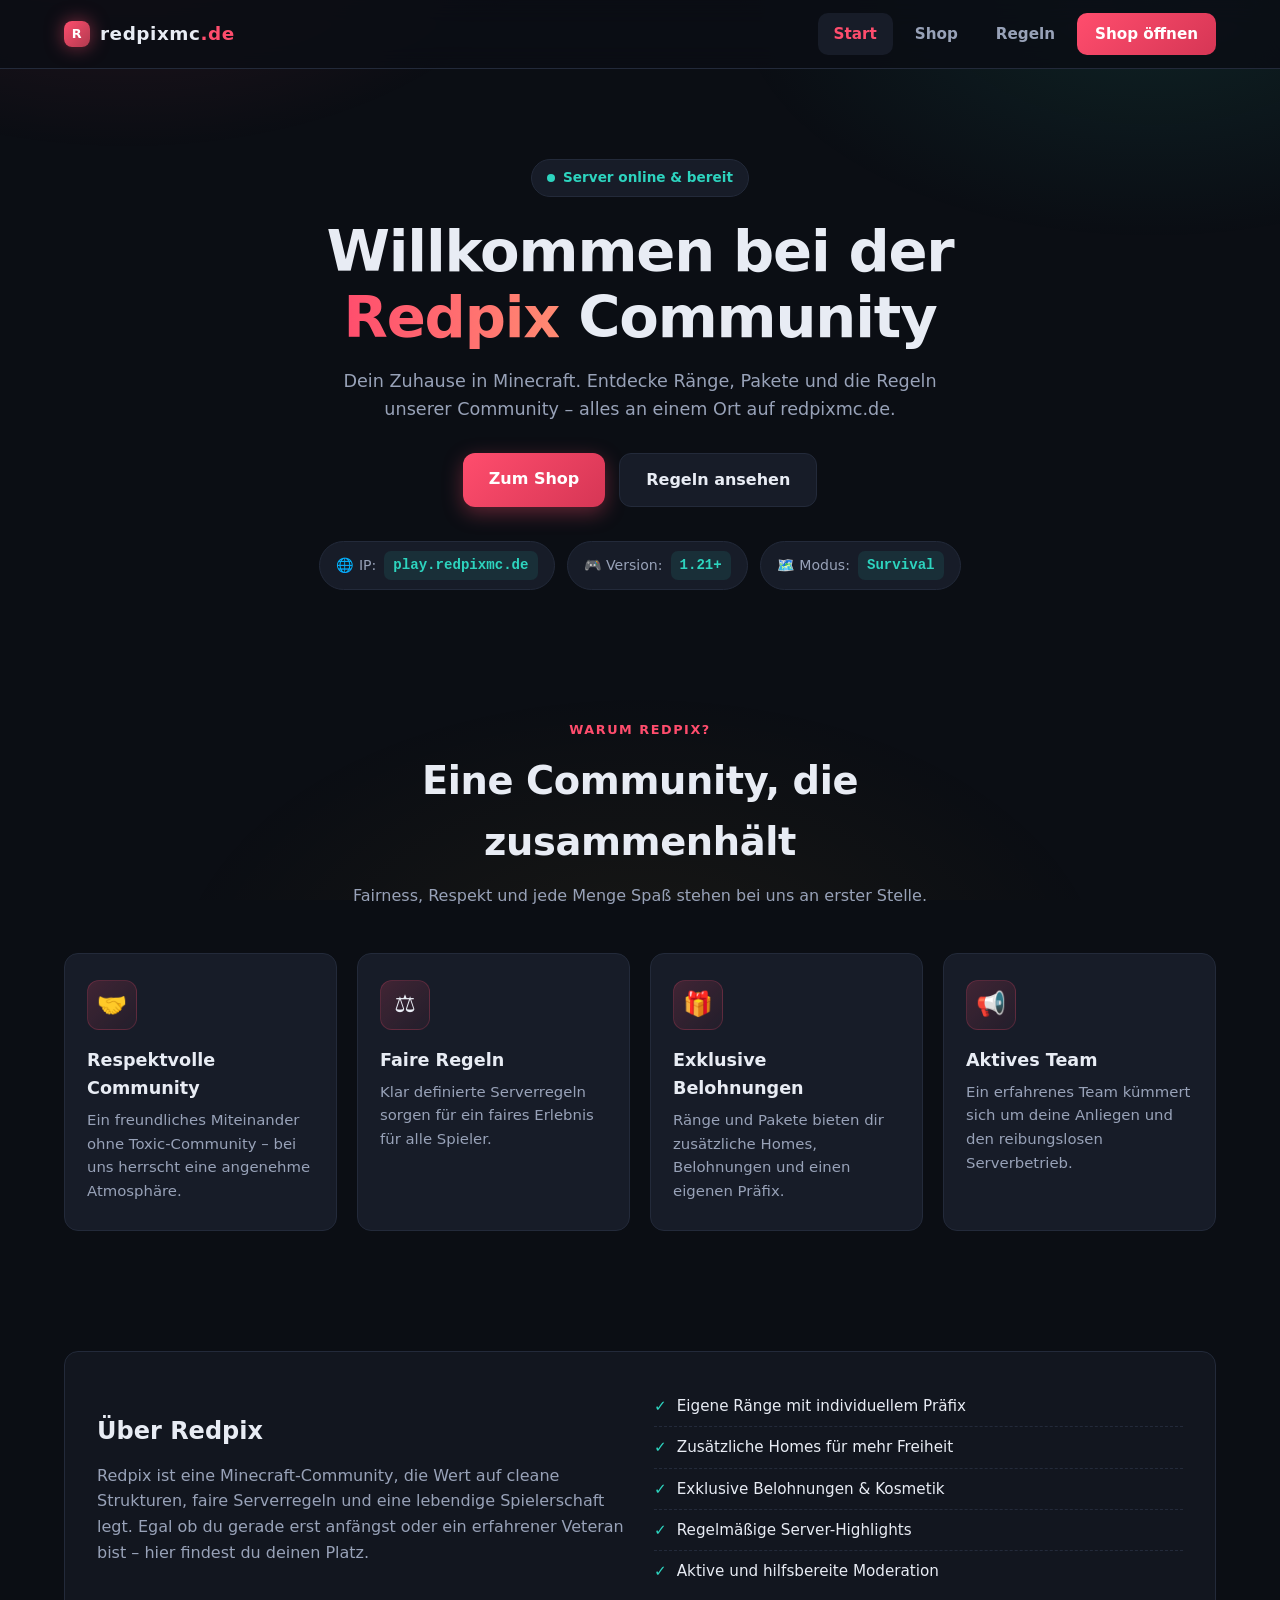
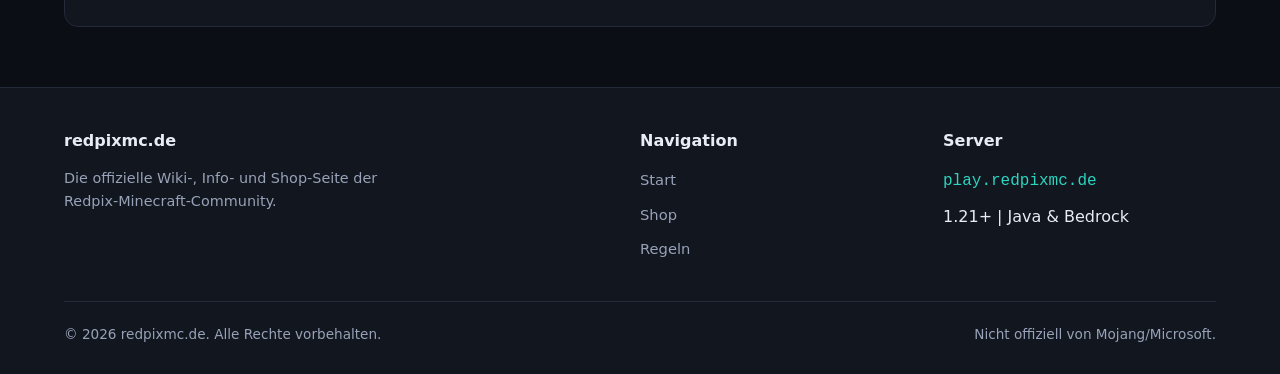
<file: index.html>
<!DOCTYPE html>
<html lang="de">
<head>
  <meta charset="UTF-8">
  <meta name="viewport" content="width=device-width, initial-scale=1.0">
  <title>redpixmc.de – Die Redpix Minecraft Community</title>
  <meta name="description" content="redpixmc.de – Die offizielle Wiki-, Shop- und Info-Seite der Redpix-Minecraft-Community. Entdecke Ränge, Pakete und Serverregeln.">
  <link rel="stylesheet" href="assets/css/style.css">
  <link rel="icon" href="data:image/svg+xml,<svg xmlns='http://www.w3.org/2000/svg' viewBox='0 0 100 100'><rect width='100' height='100' rx='22' fill='%23ff4d6d'/><text x='50' y='70' font-size='60' text-anchor='middle' fill='white' font-family='Arial' font-weight='bold'>R</text></svg>">
</head>
<body>
  <header class="nav" id="nav-bar"></header>

  <main>
    <section class="hero">
      <div class="container">
        <span class="hero-eyebrow"><span class="pulse"></span> Server online &amp; bereit</span>
        <h1>Willkommen bei der<br><span class="grad">Redpix</span> Community</h1>
        <p class="lead">Dein Zuhause in Minecraft. Entdecke Ränge, Pakete und die Regeln unserer Community – alles an einem Ort auf redpixmc.de.</p>
        <div class="hero-actions">
          <a class="btn btn-primary" href="shop.html">Zum Shop</a>
          <a class="btn btn-secondary" href="regeln.html">Regeln ansehen</a>
        </div>
        <div class="hero-meta">
          <span class="meta-chip">🌐 IP: <span class="key">play.redpixmc.de</span></span>
          <span class="meta-chip">🎮 Version: <span class="key">1.21+</span></span>
          <span class="meta-chip">🗺️ Modus: <span class="key">Survival</span></span>
        </div>
      </div>
    </section>

    <section class="section">
      <div class="container">
        <div class="section-head">
          <div class="tag">Warum Redpix?</div>
          <h2>Eine Community, die zusammenhält</h2>
          <p>Fairness, Respekt und jede Menge Spaß stehen bei uns an erster Stelle.</p>
        </div>
        <div class="features">
          <div class="feature">
            <div class="icon">🤝</div>
            <h3>Respektvolle Community</h3>
            <p>Ein freundliches Miteinander ohne Toxic-Community – bei uns herrscht eine angenehme Atmosphäre.</p>
          </div>
          <div class="feature">
            <div class="icon">⚖️</div>
            <h3>Faire Regeln</h3>
            <p>Klar definierte Serverregeln sorgen für ein faires Erlebnis für alle Spieler.</p>
          </div>
          <div class="feature">
            <div class="icon">🎁</div>
            <h3>Exklusive Belohnungen</h3>
            <p>Ränge und Pakete bieten dir zusätzliche Homes, Belohnungen und einen eigenen Präfix.</p>
          </div>
          <div class="feature">
            <div class="icon">📢</div>
            <h3>Aktives Team</h3>
            <p>Ein erfahrenes Team kümmert sich um deine Anliegen und den reibungslosen Serverbetrieb.</p>
          </div>
        </div>
      </div>
    </section>

    <section class="section">
      <div class="container">
        <div class="info-about">
          <div>
            <h2>Über Redpix</h2>
            <p>Redpix ist eine Minecraft-Community, die Wert auf cleane Strukturen, faire Serverregeln und eine lebendige Spielerschaft legt. Egal ob du gerade erst anfängst oder ein erfahrener Veteran bist – hier findest du deinen Platz.</p>
          </div>
          <ul>
            <li><span class="tick">✓</span> Eigene Ränge mit individuellem Präfix</li>
            <li><span class="tick">✓</span> Zusätzliche Homes für mehr Freiheit</li>
            <li><span class="tick">✓</span> Exklusive Belohnungen &amp; Kosmetik</li>
            <li><span class="tick">✓</span> Regelmäßige Server-Highlights</li>
            <li><span class="tick">✓</span> Aktive und hilfsbereite Moderation</li>
          </ul>
        </div>
      </div>
    </section>
  </main>

  <footer class="footer" id="site-footer"></footer>

  <script src="assets/js/main.js"></script>
</body>
</html>
</file>
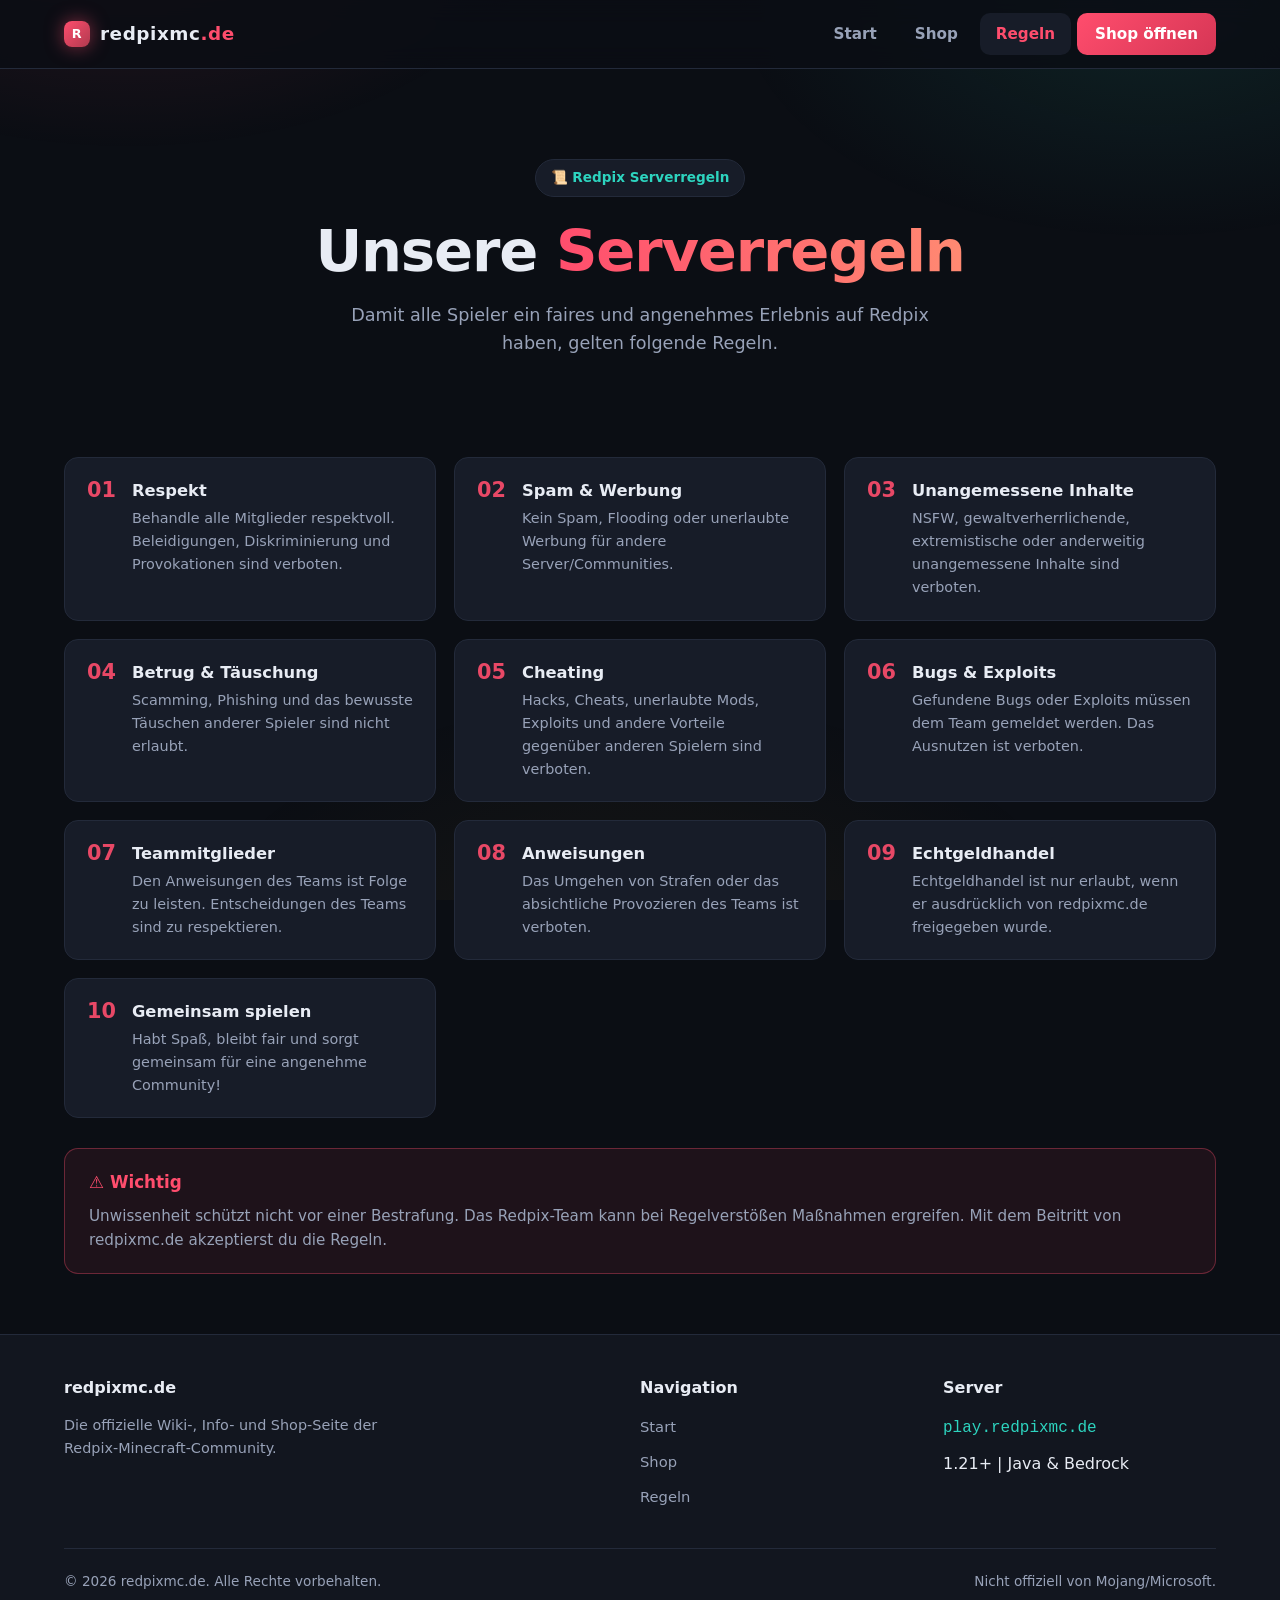
<file: regeln.html>
<!DOCTYPE html>
<html lang="de">
<head>
  <meta charset="UTF-8">
  <meta name="viewport" content="width=device-width, initial-scale=1.0">
  <title>Serverregeln – redpixmc.de</title>
  <meta name="description" content="Die offiziellen Serverregeln der Redpix-Minecraft-Community. Lies die Regeln, bevor du redpixmc.de betrittst.">
  <link rel="stylesheet" href="assets/css/style.css">
  <link rel="icon" href="data:image/svg+xml,<svg xmlns='http://www.w3.org/2000/svg' viewBox='0 0 100 100'><rect width='100' height='100' rx='22' fill='%23ff4d6d'/><text x='50' y='70' font-size='60' text-anchor='middle' fill='white' font-family='Arial' font-weight='bold'>R</text></svg>">
</head>
<body>
  <header class="nav" id="nav-bar"></header>

  <main>
    <section class="hero">
      <div class="container">
        <span class="hero-eyebrow">📜 Redpix Serverregeln</span>
        <h1>Unsere <span class="grad">Serverregeln</span></h1>
        <p class="lead">Damit alle Spieler ein faires und angenehmes Erlebnis auf Redpix haben, gelten folgende Regeln.</p>
      </div>
    </section>

    <section class="section" style="padding-top:0">
      <div class="container">
        <div class="rules-grid">
          <div class="rule">
            <div class="rnum">01</div>
            <div>
              <h3>Respekt</h3>
              <p>Behandle alle Mitglieder respektvoll. Beleidigungen, Diskriminierung und Provokationen sind verboten.</p>
            </div>
          </div>

          <div class="rule">
            <div class="rnum">02</div>
            <div>
              <h3>Spam &amp; Werbung</h3>
              <p>Kein Spam, Flooding oder unerlaubte Werbung für andere Server/Communities.</p>
            </div>
          </div>

          <div class="rule">
            <div class="rnum">03</div>
            <div>
              <h3>Unangemessene Inhalte</h3>
              <p>NSFW, gewaltverherrlichende, extremistische oder anderweitig unangemessene Inhalte sind verboten.</p>
            </div>
          </div>

          <div class="rule">
            <div class="rnum">04</div>
            <div>
              <h3>Betrug &amp; Täuschung</h3>
              <p>Scamming, Phishing und das bewusste Täuschen anderer Spieler sind nicht erlaubt.</p>
            </div>
          </div>

          <div class="rule">
            <div class="rnum">05</div>
            <div>
              <h3>Cheating</h3>
              <p>Hacks, Cheats, unerlaubte Mods, Exploits und andere Vorteile gegenüber anderen Spielern sind verboten.</p>
            </div>
          </div>

          <div class="rule">
            <div class="rnum">06</div>
            <div>
              <h3>Bugs &amp; Exploits</h3>
              <p>Gefundene Bugs oder Exploits müssen dem Team gemeldet werden. Das Ausnutzen ist verboten.</p>
            </div>
          </div>

          <div class="rule">
            <div class="rnum">07</div>
            <div>
              <h3>Teammitglieder</h3>
              <p>Den Anweisungen des Teams ist Folge zu leisten. Entscheidungen des Teams sind zu respektieren.</p>
            </div>
          </div>

          <div class="rule">
            <div class="rnum">08</div>
            <div>
              <h3>Anweisungen</h3>
              <p>Das Umgehen von Strafen oder das absichtliche Provozieren des Teams ist verboten.</p>
            </div>
          </div>

          <div class="rule">
            <div class="rnum">09</div>
            <div>
              <h3>Echtgeldhandel</h3>
              <p>Echtgeldhandel ist nur erlaubt, wenn er ausdrücklich von redpixmc.de freigegeben wurde.</p>
            </div>
          </div>

          <div class="rule">
            <div class="rnum">10</div>
            <div>
              <h3>Gemeinsam spielen</h3>
              <p>Habt Spaß, bleibt fair und sorgt gemeinsam für eine angenehme Community!</p>
            </div>
          </div>
        </div>

        <div class="rule-warning">
          <h3>⚠️ Wichtig</h3>
          <p>Unwissenheit schützt nicht vor einer Bestrafung. Das Redpix-Team kann bei Regelverstößen Maßnahmen ergreifen. Mit dem Beitritt von redpixmc.de akzeptierst du die Regeln.</p>
        </div>
      </div>
    </section>
  </main>

  <footer class="footer" id="site-footer"></footer>

  <script src="assets/js/main.js"></script>
</body>
</html>
</file>
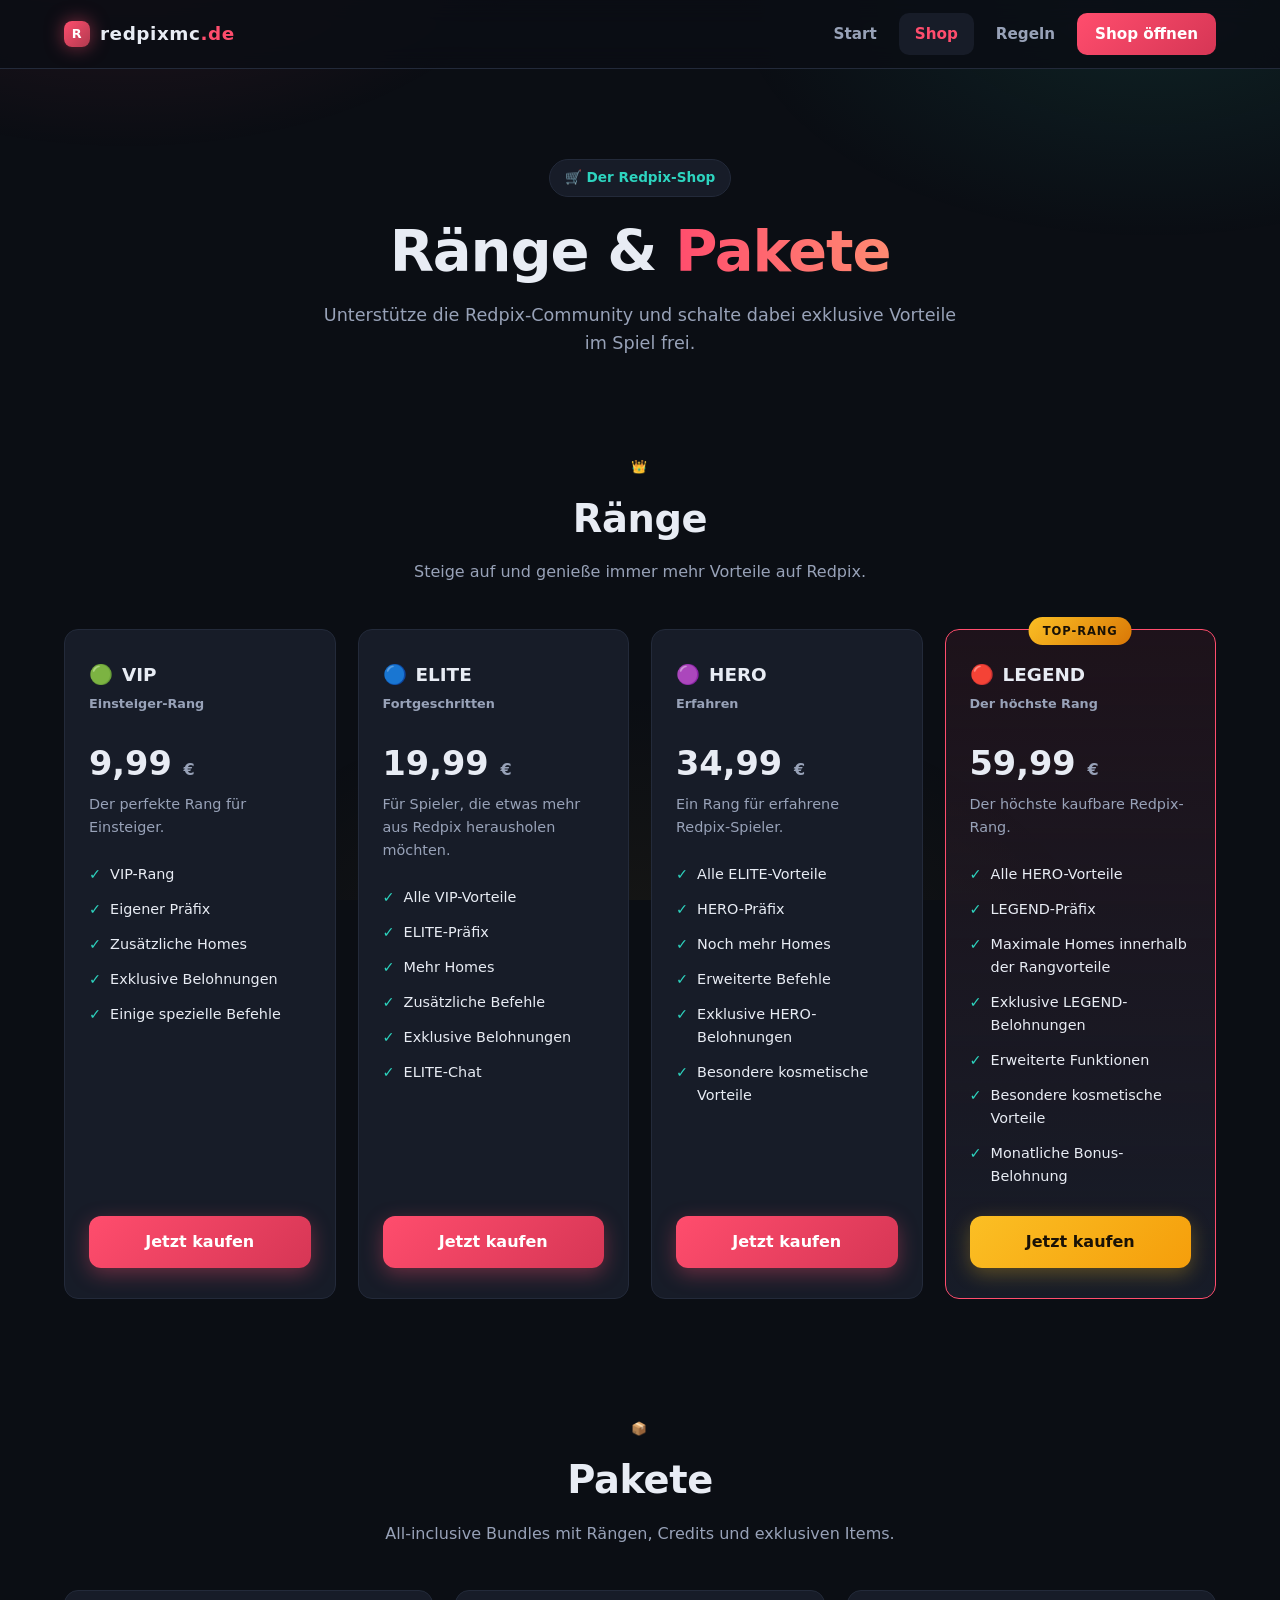
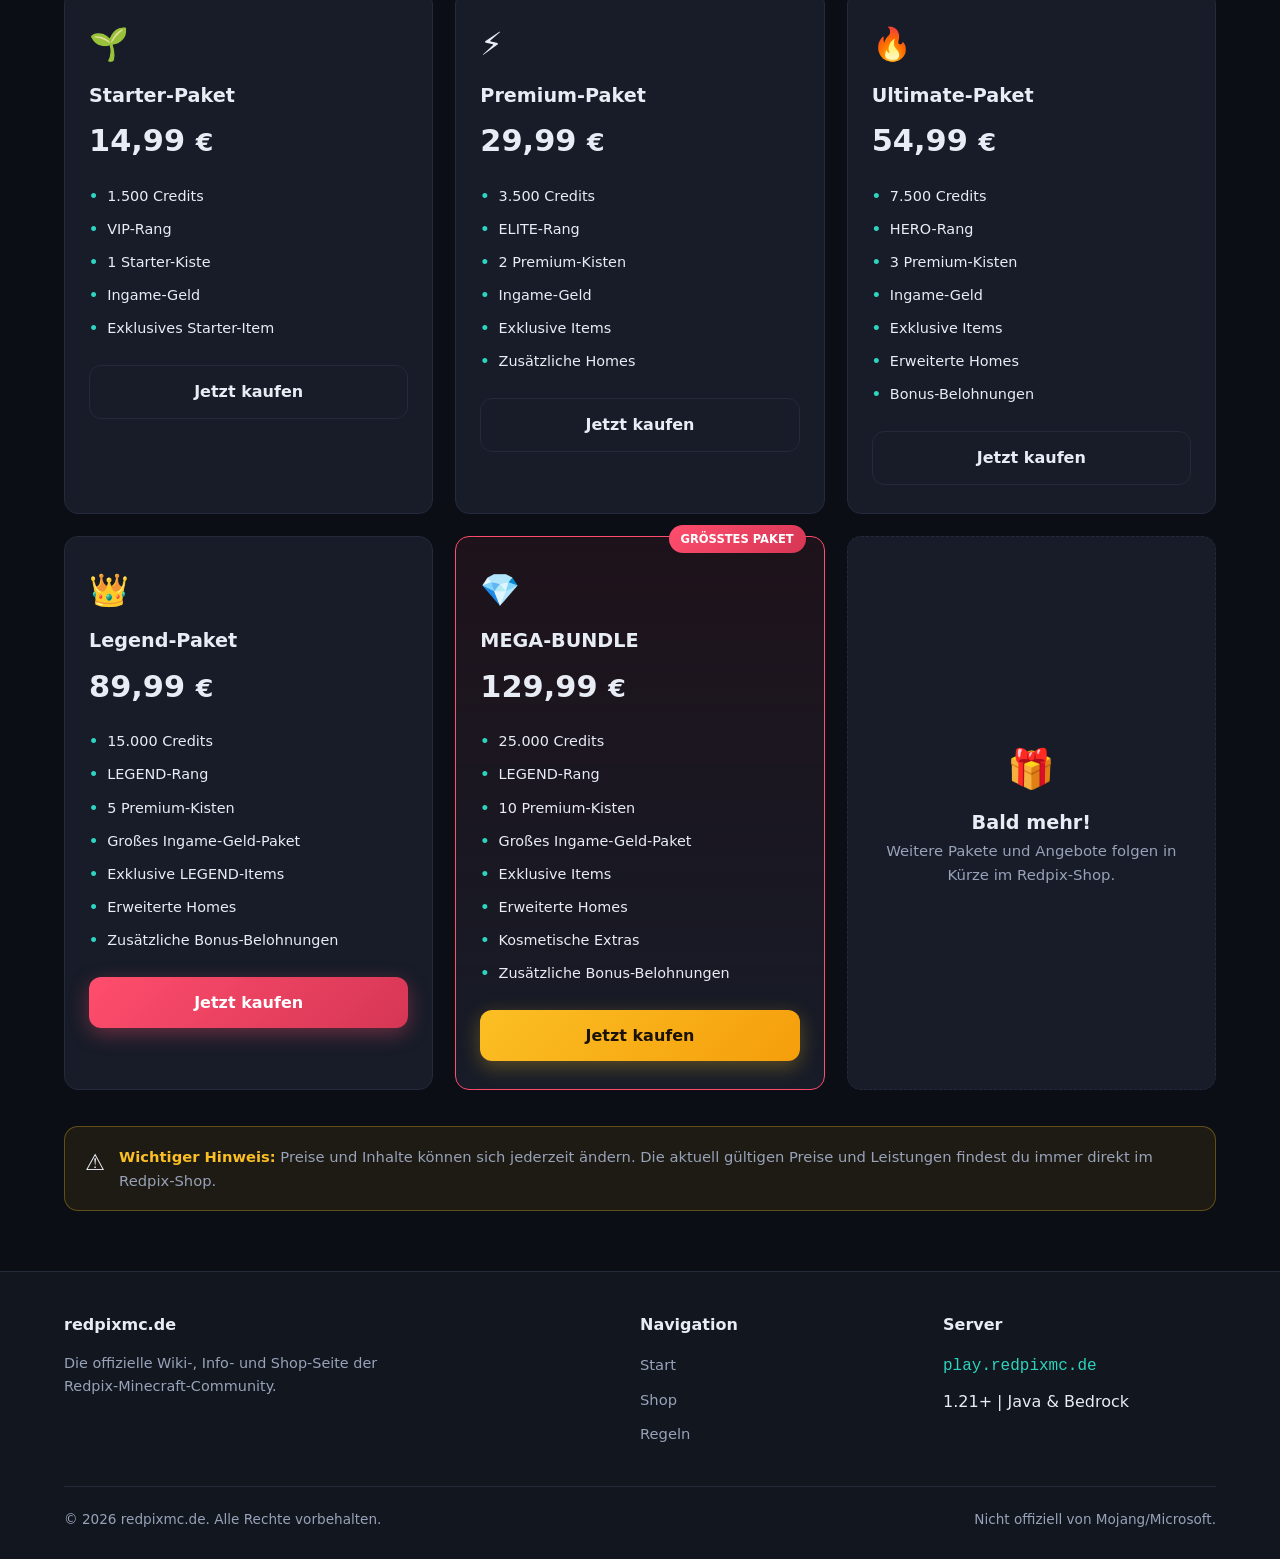
<file: shop.html>
<!DOCTYPE html>
<html lang="de">
<head>
  <meta charset="UTF-8">
  <meta name="viewport" content="width=device-width, initial-scale=1.0">
  <title>Shop – redpixmc.de</title>
  <meta name="description" content="Der offizielle Redpix-Shop: Kaufe Ränge wie VIP, ELITE, HERO und LEGEND sowie exklusive Starter-, Premium- und Ultimate-Pakete.">
  <link rel="stylesheet" href="assets/css/style.css">
  <link rel="icon" href="data:image/svg+xml,<svg xmlns='http://www.w3.org/2000/svg' viewBox='0 0 100 100'><rect width='100' height='100' rx='22' fill='%23ff4d6d'/><text x='50' y='70' font-size='60' text-anchor='middle' fill='white' font-family='Arial' font-weight='bold'>R</text></svg>">
</head>
<body>
  <header class="nav" id="nav-bar"></header>

  <main>
    <section class="hero">
      <div class="container">
        <span class="hero-eyebrow">🛒 Der Redpix-Shop</span>
        <h1>Ränge &amp; <span class="grad">Pakete</span></h1>
        <p class="lead">Unterstütze die Redpix-Community und schalte dabei exklusive Vorteile im Spiel frei.</p>
      </div>
    </section>

    <section class="section" style="padding-top:0">
      <div class="container">
        <div class="section-head">
          <div class="tag">👑</div>
          <h2>Ränge</h2>
          <p>Steige auf und genieße immer mehr Vorteile auf Redpix.</p>
        </div>

        <div class="pricing">
          <div class="card">
            <h3><span class="emoji">🟢</span> VIP</h3>
            <div class="tier">Einsteiger-Rang</div>
            <div class="price">9,99 <small>€</small></div>
            <p class="desc">Der perfekte Rang für Einsteiger.</p>
            <ul>
              <li>VIP-Rang</li>
              <li>Eigener Präfix</li>
              <li>Zusätzliche Homes</li>
              <li>Exklusive Belohnungen</li>
              <li>Einige spezielle Befehle</li>
            </ul>
            <a class="btn btn-primary" href="https://shop.redpixmc.de">Jetzt kaufen</a>
          </div>

          <div class="card">
            <h3><span class="emoji">🔵</span> ELITE</h3>
            <div class="tier">Fortgeschritten</div>
            <div class="price">19,99 <small>€</small></div>
            <p class="desc">Für Spieler, die etwas mehr aus Redpix herausholen möchten.</p>
            <ul>
              <li>Alle VIP-Vorteile</li>
              <li>ELITE-Präfix</li>
              <li>Mehr Homes</li>
              <li>Zusätzliche Befehle</li>
              <li>Exklusive Belohnungen</li>
              <li>ELITE-Chat</li>
            </ul>
            <a class="btn btn-primary" href="https://shop.redpixmc.de">Jetzt kaufen</a>
          </div>

          <div class="card">
            <h3><span class="emoji">🟣</span> HERO</h3>
            <div class="tier">Erfahren</div>
            <div class="price">34,99 <small>€</small></div>
            <p class="desc">Ein Rang für erfahrene Redpix-Spieler.</p>
            <ul>
              <li>Alle ELITE-Vorteile</li>
              <li>HERO-Präfix</li>
              <li>Noch mehr Homes</li>
              <li>Erweiterte Befehle</li>
              <li>Exklusive HERO-Belohnungen</li>
              <li>Besondere kosmetische Vorteile</li>
            </ul>
            <a class="btn btn-primary" href="https://shop.redpixmc.de">Jetzt kaufen</a>
          </div>

          <div class="card legend featured">
            <span class="badge">Top-Rang</span>
            <h3><span class="emoji">🔴</span> LEGEND</h3>
            <div class="tier">Der höchste Rang</div>
            <div class="price">59,99 <small>€</small></div>
            <p class="desc">Der höchste kaufbare Redpix-Rang.</p>
            <ul>
              <li>Alle HERO-Vorteile</li>
              <li>LEGEND-Präfix</li>
              <li>Maximale Homes innerhalb der Rangvorteile</li>
              <li>Exklusive LEGEND-Belohnungen</li>
              <li>Erweiterte Funktionen</li>
              <li>Besondere kosmetische Vorteile</li>
              <li>Monatliche Bonus-Belohnung</li>
            </ul>
            <a class="btn btn-gold" href="https://shop.redpixmc.de">Jetzt kaufen</a>
          </div>
        </div>
      </div>
    </section>

    <section class="section">
      <div class="container">
        <div class="section-head">
          <div class="tag">📦</div>
          <h2>Pakete</h2>
          <p>All-inclusive Bundles mit Rängen, Credits und exklusiven Items.</p>
        </div>

        <div class="packages">
          <div class="package">
            <div class="picon">🌱</div>
            <h3>Starter-Paket</h3>
            <div class="price">14,99 <small>€</small></div>
            <ul>
              <li>1.500 Credits</li>
              <li>VIP-Rang</li>
              <li>1 Starter-Kiste</li>
              <li>Ingame-Geld</li>
              <li>Exklusives Starter-Item</li>
            </ul>
            <a class="btn btn-secondary" href="https://shop.redpixmc.de">Jetzt kaufen</a>
          </div>

          <div class="package">
            <div class="picon">⚡</div>
            <h3>Premium-Paket</h3>
            <div class="price">29,99 <small>€</small></div>
            <ul>
              <li>3.500 Credits</li>
              <li>ELITE-Rang</li>
              <li>2 Premium-Kisten</li>
              <li>Ingame-Geld</li>
              <li>Exklusive Items</li>
              <li>Zusätzliche Homes</li>
            </ul>
            <a class="btn btn-secondary" href="https://shop.redpixmc.de">Jetzt kaufen</a>
          </div>

          <div class="package">
            <div class="picon">🔥</div>
            <h3>Ultimate-Paket</h3>
            <div class="price">54,99 <small>€</small></div>
            <ul>
              <li>7.500 Credits</li>
              <li>HERO-Rang</li>
              <li>3 Premium-Kisten</li>
              <li>Ingame-Geld</li>
              <li>Exklusive Items</li>
              <li>Erweiterte Homes</li>
              <li>Bonus-Belohnungen</li>
            </ul>
            <a class="btn btn-secondary" href="https://shop.redpixmc.de">Jetzt kaufen</a>
          </div>

          <div class="package">
            <div class="picon">👑</div>
            <h3>Legend-Paket</h3>
            <div class="price">89,99 <small>€</small></div>
            <ul>
              <li>15.000 Credits</li>
              <li>LEGEND-Rang</li>
              <li>5 Premium-Kisten</li>
              <li>Großes Ingame-Geld-Paket</li>
              <li>Exklusive LEGEND-Items</li>
              <li>Erweiterte Homes</li>
              <li>Zusätzliche Bonus-Belohnungen</li>
            </ul>
            <a class="btn btn-primary" href="https://shop.redpixmc.de">Jetzt kaufen</a>
          </div>

          <div class="package" style="border-color:var(--primary);background:linear-gradient(180deg,rgba(255,77,109,.08),var(--bg-card))">
            <span class="badge">Größtes Paket</span>
            <div class="picon">💎</div>
            <h3>MEGA-BUNDLE</h3>
            <div class="price">129,99 <small>€</small></div>
            <ul>
              <li>25.000 Credits</li>
              <li>LEGEND-Rang</li>
              <li>10 Premium-Kisten</li>
              <li>Großes Ingame-Geld-Paket</li>
              <li>Exklusive Items</li>
              <li>Erweiterte Homes</li>
              <li>Kosmetische Extras</li>
              <li>Zusätzliche Bonus-Belohnungen</li>
            </ul>
            <a class="btn btn-gold" href="https://shop.redpixmc.de">Jetzt kaufen</a>
          </div>

          <div class="package" style="display:flex;align-items:center;justify-content:center;text-align:center;border-style:dashed">
            <div>
              <div style="font-size:2.4rem;margin-bottom:8px">🎁</div>
              <h3>Bald mehr!</h3>
              <p style="color:var(--text-muted);font-size:.93rem">Weitere Pakete und Angebote folgen in Kürze im Redpix-Shop.</p>
            </div>
          </div>
        </div>

        <div class="notice">
          <div class="nicon">⚠️</div>
          <p><strong>Wichtiger Hinweis:</strong> Preise und Inhalte können sich jederzeit ändern. Die aktuell gültigen Preise und Leistungen findest du immer direkt im Redpix-Shop.</p>
        </div>
      </div>
    </section>
  </main>

  <footer class="footer" id="site-footer"></footer>

  <script src="assets/js/main.js"></script>
</body>
</html>
</file>
<file: assets/css/style.css>
:root {
  --bg: #0b0e14;
  --bg-soft: #12161f;
  --bg-card: #171c28;
  --bg-card-hover: #1d2333;
  --border: #232a3a;
  --text: #e8ecf4;
  --text-muted: #98a2b8;
  --primary: #ff4d6d;
  --primary-dark: #d63655;
  --accent: #2dd4bf;
  --gold: #fbbf24;
  --radius: 14px;
  --shadow: 0 8px 30px rgba(0, 0, 0, 0.35);
}

* {
  margin: 0;
  padding: 0;
  box-sizing: border-box;
}

html {
  scroll-behavior: smooth;
}

body {
  font-family: "Segoe UI", system-ui, -apple-system, Roboto, sans-serif;
  background: var(--bg);
  color: var(--text);
  line-height: 1.6;
  min-height: 100vh;
  display: flex;
  flex-direction: column;
  position: relative;
  overflow-x: hidden;
}

body::before {
  content: "";
  position: fixed;
  inset: 0;
  background:
    radial-gradient(700px 400px at 10% -10%, rgba(255, 77, 109, 0.12), transparent 60%),
    radial-gradient(700px 400px at 90% 0%, rgba(45, 212, 191, 0.10), transparent 60%),
    radial-gradient(800px 500px at 50% 110%, rgba(251, 191, 36, 0.06), transparent 60%);
  z-index: -1;
  pointer-events: none;
}

a {
  color: inherit;
  text-decoration: none;
}

img {
  max-width: 100%;
  display: block;
}

.container {
  width: 100%;
  max-width: 1200px;
  margin: 0 auto;
  padding: 0 24px;
}

/* ---------- NAV BAR ---------- */
.nav {
  position: sticky;
  top: 0;
  z-index: 100;
  background: rgba(11, 14, 20, 0.85);
  backdrop-filter: blur(12px);
  border-bottom: 1px solid var(--border);
}

.nav-inner {
  display: flex;
  align-items: center;
  justify-content: space-between;
  height: 68px;
  gap: 16px;
}

.nav-logo {
  display: flex;
  align-items: center;
  gap: 10px;
  font-weight: 800;
  font-size: 1.15rem;
  letter-spacing: 0.03em;
}

.nav-logo .dot {
  width: 26px;
  height: 26px;
  border-radius: 8px;
  background: linear-gradient(135deg, #ff4d6d, #b03a4f);
  box-shadow: 0 0 18px rgba(255, 77, 109, 0.5);
  display: inline-flex;
  align-items: center;
  justify-content: center;
  font-size: 0.8rem;
  color: #fff;
}

.nav-links {
  display: flex;
  gap: 6px;
  align-items: center;
}

.nav-links a {
  padding: 9px 16px;
  border-radius: 10px;
  font-weight: 600;
  font-size: 0.95rem;
  color: var(--text-muted);
  transition: background 0.2s, color 0.2s;
}

.nav-links a:hover,
.nav-links a.active {
  background: var(--bg-card);
  color: var(--text);
}

.nav-links a.active {
  color: var(--primary);
}

.nav-cta {
  background: linear-gradient(135deg, var(--primary), var(--primary-dark)) !important;
  color: #fff !important;
  padding: 9px 18px !important;
}

.nav-cta:hover {
  opacity: 0.9;
  color: #fff !important;
}

.nav-toggle {
  display: none;
  background: none;
  border: 1px solid var(--border);
  color: var(--text);
  font-size: 1.4rem;
  width: 44px;
  height: 44px;
  border-radius: 10px;
  cursor: pointer;
  line-height: 1;
}

/* ---------- HERO ---------- */
.hero {
  text-align: center;
  padding: 90px 0 70px;
}

.hero-eyebrow {
  display: inline-flex;
  align-items: center;
  gap: 8px;
  background: var(--bg-card);
  border: 1px solid var(--border);
  padding: 7px 15px;
  border-radius: 100px;
  font-size: 0.85rem;
  font-weight: 600;
  color: var(--accent);
  margin-bottom: 22px;
}

.hero-eyebrow .pulse {
  width: 8px;
  height: 8px;
  border-radius: 50%;
  background: var(--accent);
  box-shadow: 0 0 0 0 rgba(45, 212, 191, 0.6);
  animation: pulse 2s infinite;
}

@keyframes pulse {
  0% { box-shadow: 0 0 0 0 rgba(45, 212, 191, 0.6); }
  70% { box-shadow: 0 0 0 8px rgba(45, 212, 191, 0); }
  100% { box-shadow: 0 0 0 0 rgba(45, 212, 191, 0); }
}

.hero h1 {
  font-size: clamp(2.2rem, 5vw, 3.6rem);
  font-weight: 800;
  letter-spacing: -0.02em;
  line-height: 1.15;
  margin-bottom: 16px;
}

.hero h1 .grad {
  background: linear-gradient(90deg, var(--primary), #ff8a72);
  -webkit-background-clip: text;
  background-clip: text;
  color: transparent;
}

.hero p.lead {
  max-width: 640px;
  margin: 0 auto 30px;
  color: var(--text-muted);
  font-size: 1.1rem;
}

.btn {
  display: inline-block;
  padding: 13px 26px;
  border-radius: 12px;
  font-weight: 700;
  font-size: 1rem;
  transition: transform 0.15s, box-shadow 0.15s, opacity 0.15s;
}

.btn:hover {
  transform: translateY(-2px);
}

.btn-primary {
  background: linear-gradient(135deg, var(--primary), var(--primary-dark));
  color: #fff;
  box-shadow: 0 6px 20px rgba(255, 77, 109, 0.35);
}

.btn-secondary {
  background: var(--bg-card);
  border: 1px solid var(--border);
  color: var(--text);
}

.btn-gold {
  background: linear-gradient(135deg, var(--gold), #f59e0b);
  color: #1a1206;
  box-shadow: 0 6px 20px rgba(251, 191, 36, 0.3);
}

.hero-actions {
  display: flex;
  gap: 14px;
  justify-content: center;
  flex-wrap: wrap;
}

.hero-meta {
  display: flex;
  gap: 12px;
  justify-content: center;
  flex-wrap: wrap;
  margin-top: 34px;
}

.meta-chip {
  display: flex;
  align-items: center;
  gap: 8px;
  background: var(--bg-card);
  border: 1px solid var(--border);
  padding: 9px 16px;
  border-radius: 100px;
  font-size: 0.88rem;
  color: var(--text-muted);
}

.meta-chip .key {
  font-family: "Consolas", "Courier New", monospace;
  font-weight: 700;
  color: var(--accent);
  background: rgba(45, 212, 191, 0.1);
  padding: 3px 9px;
  border-radius: 7px;
}

/* ---------- SECTION -------- */
.section {
  padding: 60px 0;
}

.section-head {
  text-align: center;
  max-width: 620px;
  margin: 0 auto 44px;
}

.section-head .tag {
  color: var(--primary);
  font-weight: 700;
  text-transform: uppercase;
  letter-spacing: 0.12em;
  font-size: 0.8rem;
  margin-bottom: 10px;
}

.section-head h2 {
  font-size: clamp(1.7rem, 3.5vw, 2.4rem);
  font-weight: 800;
  letter-spacing: -0.01em;
  margin-bottom: 10px;
}

.section-head p {
  color: var(--text-muted);
}

/* ---------- FEATURES ------- */
.features {
  display: grid;
  grid-template-columns: repeat(auto-fit, minmax(240px, 1fr));
  gap: 20px;
}

.feature {
  background: var(--bg-card);
  border: 1px solid var(--border);
  border-radius: var(--radius);
  padding: 26px 22px;
  transition: transform 0.2s, border-color 0.2s, background 0.2s;
}

.feature:hover {
  transform: translateY(-4px);
  border-color: var(--primary);
  background: var(--bg-card-hover);
}

.feature .icon {
  width: 50px;
  height: 50px;
  border-radius: 12px;
  display: flex;
  align-items: center;
  justify-content: center;
  font-size: 1.5rem;
  margin-bottom: 16px;
  background: linear-gradient(135deg, rgba(255, 77, 109, 0.18), rgba(255, 77, 109, 0.05));
  border: 1px solid rgba(255, 77, 109, 0.2);
}

.feature h3 {
  font-size: 1.1rem;
  margin-bottom: 7px;
}

.feature p {
  color: var(--text-muted);
  font-size: 0.93rem;
}

/* ---------- INFO BAND ------- */
.info-about {
  background: var(--bg-soft);
  border: 1px solid var(--border);
  border-radius: var(--radius);
  padding: 34px 32px;
  display: grid;
  grid-template-columns: 1fr 1fr;
  gap: 28px;
  align-items: center;
}

.info-about h2 {
  font-size: 1.5rem;
  margin-bottom: 12px;
}

.info-about p {
  color: var(--text-muted);
}

.info-about ul {
  list-style: none;
}

.info-about ul li {
  display: flex;
  gap: 10px;
  align-items: center;
  padding: 8px 0;
  border-bottom: 1px dashed var(--border);
  font-size: 0.95rem;
}

.info-about ul li:last-child {
  border-bottom: none;
}

.info-about ul li .tick {
  color: var(--accent);
  font-weight: 700;
}

/* ---------- PRICING -------- */
.pricing {
  display: grid;
  grid-template-columns: repeat(auto-fit, minmax(250px, 1fr));
  gap: 22px;
}

.card {
  background: var(--bg-card);
  border: 1px solid var(--border);
  border-radius: var(--radius);
  padding: 30px 24px;
  display: flex;
  flex-direction: column;
  position: relative;
  transition: transform 0.2s, border-color 0.2s, box-shadow 0.2s;
}

.card:hover {
  transform: translateY(-5px);
  border-color: var(--primary);
  box-shadow: var(--shadow);
}

.card.legend,
.card.featured {
  border-color: var(--primary);
  background: linear-gradient(180deg, rgba(255, 77, 109, 0.08), var(--bg-card));
}

.card .badge {
  position: absolute;
  top: -13px;
  left: 50%;
  transform: translateX(-50%);
  background: linear-gradient(135deg, var(--gold), #d97706);
  color: #1a1206;
  font-size: 0.72rem;
  font-weight: 800;
  text-transform: uppercase;
  letter-spacing: 0.08em;
  padding: 5px 14px;
  border-radius: 100px;
  white-space: nowrap;
}

.card h3 {
  display: flex;
  align-items: center;
  gap: 9px;
  font-size: 1.15rem;
  margin-bottom: 4px;
}

.card h3 .emoji {
  font-size: 1.2rem;
}

.card .tier {
  font-size: 0.8rem;
  font-weight: 700;
  color: var(--text-muted);
  margin-bottom: 18px;
}

.card .price {
  font-size: 2.1rem;
  font-weight: 800;
  margin: 4px 0 2px;
}

.card .price small {
  font-size: 1rem;
  color: var(--text-muted);
  font-weight: 600;
}

.card .desc {
  color: var(--text-muted);
  font-size: 0.9rem;
  margin-bottom: 18px;
  min-height: 3em;
}

.card ul {
  list-style: none;
  flex: 1;
  margin: 0 0 22px;
}

.card ul li {
  display: flex;
  gap: 9px;
  align-items: flex-start;
  padding: 6px 0;
  font-size: 0.9rem;
  color: var(--text);
}

.card ul li::before {
  content: "✓";
  color: var(--accent);
  font-weight: 700;
  flex-shrink: 0;
}

.card .btn {
  text-align: center;
}

/* ---------- PAKETE ---------- */
.packages {
  display: grid;
  grid-template-columns: repeat(auto-fit, minmax(280px, 1fr));
  gap: 22px;
}

.package {
  background: var(--bg-card);
  border: 1px solid var(--border);
  border-radius: var(--radius);
  padding: 28px 24px;
  position: relative;
  transition: transform 0.2s, border-color 0.2s;
}

.package:hover {
  transform: translateY(-4px);
  border-color: var(--accent);
}

.package .badge {
  position: absolute;
  top: -12px;
  right: 18px;
  background: linear-gradient(135deg, var(--primary), var(--primary-dark));
  color: #fff;
  font-size: 0.72rem;
  font-weight: 800;
  text-transform: uppercase;
  padding: 5px 12px;
  border-radius: 100px;
}

.package .picon {
  font-size: 2rem;
  margin-bottom: 10px;
}

.package h3 {
  font-size: 1.2rem;
  margin-bottom: 2px;
}

.package .price {
  font-size: 1.9rem;
  font-weight: 800;
  margin: 6px 0 14px;
}

.package ul {
  list-style: none;
  margin-bottom: 20px;
}

.package ul li {
  display: flex;
  gap: 9px;
  padding: 5px 0;
  font-size: 0.9rem;
}

.package ul li::before {
  content: "•";
  color: var(--accent);
  font-weight: 700;
}

.package .btn {
  width: 100%;
  text-align: center;
}

/* ---------- HINWEIS ------- */
.notice {
  display: flex;
  gap: 14px;
  background: rgba(251, 191, 36, 0.08);
  border: 1px solid rgba(251, 191, 36, 0.3);
  border-radius: var(--radius);
  padding: 18px 20px;
  margin-top: 36px;
}

.notice .nicon {
  font-size: 1.4rem;
  flex-shrink: 0;
}

.notice p {
  color: var(--text-muted);
  font-size: 0.92rem;
}

.notice p strong {
  color: var(--gold);
}

/* ---------- RULES ---------- */
.rules-grid {
  display: grid;
  grid-template-columns: repeat(auto-fill, minmax(300px, 1fr));
  gap: 18px;
}

.rule {
  background: var(--bg-card);
  border: 1px solid var(--border);
  border-radius: var(--radius);
  padding: 20px 22px;
  display: flex;
  gap: 16px;
  align-items: flex-start;
  transition: border-color 0.2s, background 0.2s;
}

.rule:hover {
  border-color: var(--primary);
  background: var(--bg-card-hover);
}

.rule .rnum {
  font-size: 1.3rem;
  font-weight: 800;
  color: var(--primary);
  opacity: 0.9;
  line-height: 1;
  margin-top: 2px;
}

.rule h3 {
  font-size: 1.02rem;
  margin-bottom: 3px;
}

.rule p {
  color: var(--text-muted);
  font-size: 0.9rem;
}

.rule-warning {
  margin-top: 30px;
  background: rgba(255, 77, 109, 0.08);
  border: 1px solid rgba(255, 77, 109, 0.35);
  border-radius: var(--radius);
  padding: 20px 24px;
}

.rule-warning h3 {
  color: var(--primary);
  margin-bottom: 8px;
  font-size: 1.05rem;
}

.rule-warning p {
  color: var(--text-muted);
  font-size: 0.95rem;
}

/* ---------- FOOTER -------- */
.footer {
  margin-top: auto;
  border-top: 1px solid var(--border);
  background: var(--bg-soft);
  padding: 40px 0 28px;
}

.footer-grid {
  display: grid;
  grid-template-columns: 2fr 1fr 1fr;
  gap: 30px;
  margin-bottom: 30px;
}

.footer h4 {
  color: var(--text);
  margin-bottom: 14px;
  font-size: 1rem;
}

.footer p {
  color: var(--text-muted);
  font-size: 0.9rem;
  max-width: 320px;
}

.footer ul {
  list-style: none;
}

.footer ul li {
  margin-bottom: 9px;
}

.footer ul li a {
  color: var(--text-muted);
  font-size: 0.92rem;
  transition: color 0.2s;
}

.footer ul li a:hover {
  color: var(--primary);
}

.footer-bottom {
  border-top: 1px solid var(--border);
  padding-top: 22px;
  display: flex;
  justify-content: space-between;
  align-items: center;
  flex-wrap: wrap;
  gap: 12px;
  color: var(--text-muted);
  font-size: 0.85rem;
}

/* ---------- RESPONSIVE ---- */
@media (max-width: 860px) {
  .nav-toggle {
    display: inline-flex;
    align-items: center;
    justify-content: center;
  }

  .nav-links {
    position: absolute;
    top: 68px;
    left: 0;
    right: 0;
    background: var(--bg);
    border-bottom: 1px solid var(--border);
    flex-direction: column;
    align-items: stretch;
    padding: 12px 24px;
    gap: 6px;
    display: none;
  }

  .nav-links.open {
    display: flex;
  }

  .nav-links a {
    padding: 13px 16px;
  }

  .info-about {
    grid-template-columns: 1fr;
  }

  .footer-grid {
    grid-template-columns: 1fr 1fr;
  }
}

@media (max-width: 540px) {
  .footer-grid {
    grid-template-columns: 1fr;
  }

  .footer-bottom {
    flex-direction: column;
    text-align: center;
  }
}
</file>
